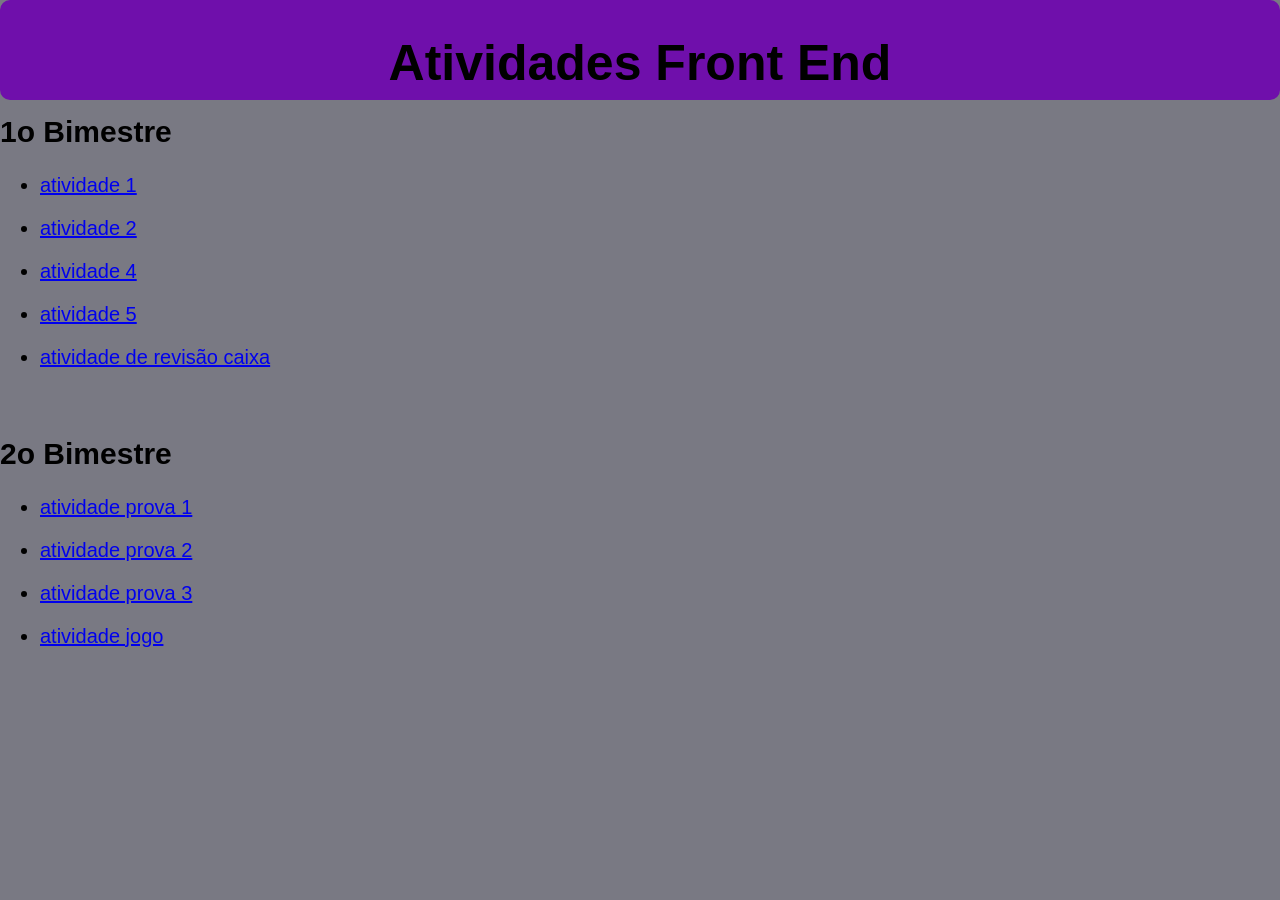
<file: index.html>
<!DOCTYPE html>
<html lang="pt-br">
<head>
    <meta charset="UTF-8">
    <meta name="viewport" content="width=device-width, initial-scale=1.0">
    <link rel="stylesheet" href="style.css">
    <title>Home</title>
</head>
<body>
    <div style="background-color: rgb(111, 15, 171); position: fixed; width: 100%; top: 0; align-items: center; justify-content: center; height: 100px; border-radius: 10px;">
        <h1>Atividades Front End</h1>
    </div><br><br><br><br><br>
    <div class="atvs">
        <h2>1o Bimestre</h2>
        <ul>
            <li><a href="atv1/index.html"><p>atividade 1</p></a></li>
            <li><a href="atv2/index.html"><p>atividade 2</p></a></li>
            <li><a href="atv4/atividade.html"><p>atividade 4</p></a></li>
            <li><a href="atv5/atividade.html"><p>atividade 5</p></a></li>
            <li><a href="site caixa/index.html"><p>atividade de revisão caixa</p></a></li>
        </ul>
        <br>
        <h2>2o Bimestre</h2>
        <ul>
            <li><a href="site prova1/index.html"><p>atividade prova 1</p></a></li>
            <li><a href="site prova2/index.html"><p>atividade prova 2</p></a></li>
            <li><a href="site prova3/index.html"><p>atividade prova 3</p></a></li>
            <li><a href="atv jogo/index.html"><p>atividade jogo</p></a></li>
        </ul>
    </div>
</body>
</html>
</file>
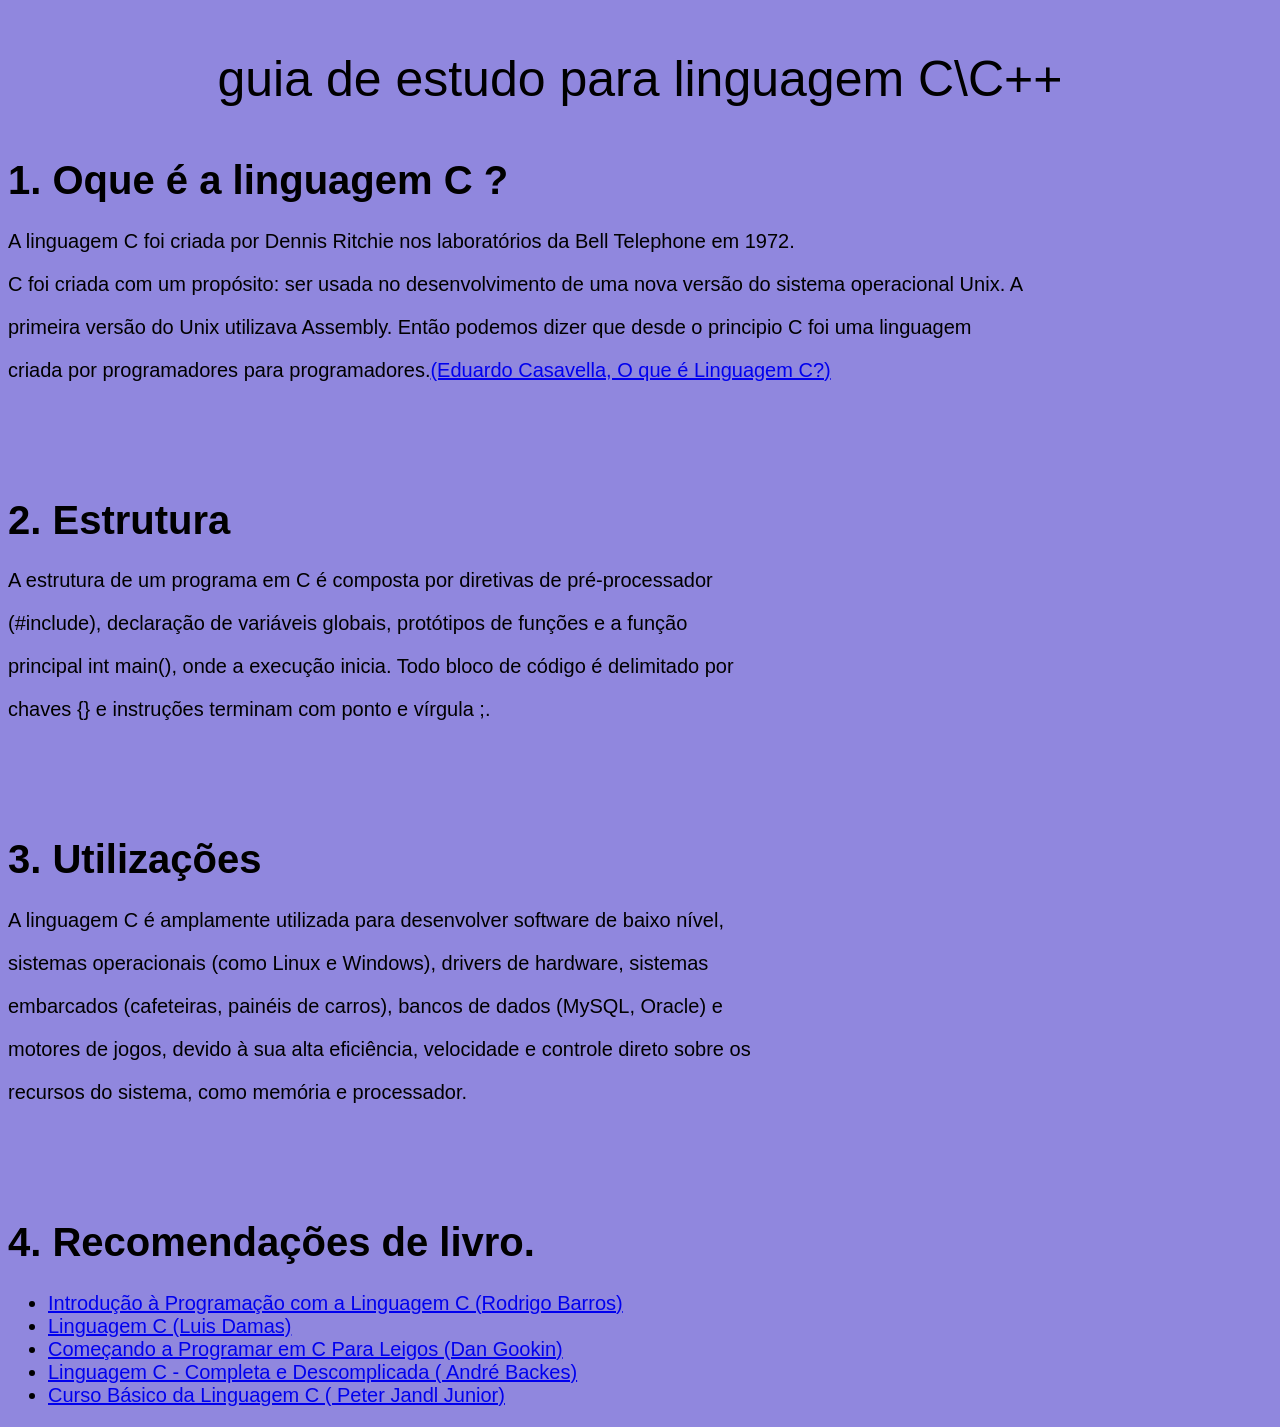
<file: atv2/index.html>
<!DOCTYPE html>
<html lang="en">
<head>
    <meta charset="UTF-8">
    <meta name="viewport" content="width=device-width, initial-scale=1.0">
    <title>Linguagem C</title>
    <style>
        body{
            background-color: rgb(144, 135, 222);
        }
        .cabeca{
            font-size: 50px;
            font-family: Arial, Helvetica, sans-serif;
            text-align: center;
        }
        .corpo{
            font-size: 20px;
            font-family: Arial, Helvetica, sans-serif;
        }
    </style>
</head>
<body>
    <div class="cabeca">
        <p>guia de estudo para linguagem C\C++</p>
    </div>
    <div class="corpo">
        <h1>1. Oque é a linguagem C ?</h1>
        <p>A linguagem C foi criada por Dennis Ritchie nos laboratórios da Bell Telephone em 1972.</p>
        <p>C foi criada com um propósito: ser usada no desenvolvimento de uma nova versão do sistema operacional Unix. A</p>
        <p>primeira versão do Unix utilizava Assembly. Então podemos dizer que desde o principio C foi uma linguagem</p>
        <p>criada por programadores para programadores.<a href="https://linguagemc.com.br/o-que-e-linguagem-c/" title="Eduardo Casavella, O que é Linguagem C?">(Eduardo Casavella, O que é Linguagem C?)</a>
        </p><br><br><br>
        <h1>2. Estrutura</h1>
        <p>A estrutura de um programa em C é composta por diretivas de pré-processador</p>
        <p>(#include), declaração de variáveis globais, protótipos de funções e a função</p>
        <p>principal int main(), onde a execução inicia. Todo bloco de código é delimitado por</p>
        <p>chaves {} e instruções terminam com ponto e vírgula ;.</p><br><br><br>
        <h1>3. Utilizações</h1>
        <p>A linguagem C é amplamente utilizada para desenvolver software de baixo nível,</p>
        <p>sistemas operacionais (como Linux e Windows), drivers de hardware, sistemas</p>
        <p>embarcados (cafeteiras, painéis de carros), bancos de dados (MySQL, Oracle) e</p>
        <p>motores de jogos, devido à sua alta eficiência, velocidade e controle direto sobre os</p>
        <p>recursos do sistema, como memória e processador.</p><br><br><br>
        <h1>4. Recomendações de livro. </h1>
        <ul>
            <li><a href="https://www.amazon.com.br/Introdu%C3%A7%C3%A3o-Programa%C3%A7%C3%A3o-com-Linguagem-Problemas/dp/8575224859/ref=sr_1_2?dib=eyJ2IjoiMSJ9.[base64].pda45Uwlqy6_Xg_sQ4jNFZu4wgPV9WAPnhaaex0fAd4&dib_tag=se&keywords=programa%C3%A7%C3%A3o+c&qid=1772479785&s=books&sr=1-2">Introdução à Programação com a Linguagem C (Rodrigo Barros)</a></li>
            <li><a href="https://www.amazon.com.br/Linguagem-C-Lu%C3%ADs-Damas/dp/8521615191">Linguagem C (Luis Damas)</a></li>
            <li><a href="https://www.amazon.com.br/Come%C3%A7ando-programar-para-leigos-Gookin/dp/8576089750/ref=sr_1_4?adgrpid=179316437644&dib=eyJ2IjoiMSJ9.[base64].kGUumrq0L12ACfoMdFb3j44w7vwr6UZr1-M-rD2Y7OQ&dib_tag=se&gad_source=1&hvadid=744697140159&hvdev=c&hvlocphy=9102198&hvnetw=g&hvqmt=e&hvrand=16740824784357897973&hvtargid=kwd-388890860841&hydadcr=5758_13215217&keywords=c+completo+e+total&mcid=a959576442a33ed1a74a7f6255f6e0ef&qid=1772480118&sr=8-4">Começando a Programar em C Para Leigos (Dan Gookin)</a></li>
            <li><a href="https://www.amazon.com.br/Linguagem-Completa-descomplicada-Andr%C3%A9-Backes-ebook/dp/B07K27L496/ref=sr_1_5?dib=eyJ2IjoiMSJ9.[base64].pda45Uwlqy6_Xg_sQ4jNFZu4wgPV9WAPnhaaex0fAd4&dib_tag=se&keywords=programa%C3%A7%C3%A3o+c&qid=1772480230&s=books&sr=1-5">Linguagem C - Completa e Descomplicada ( André Backes)</a></li>
            <li><a href="https://www.amazon.com.br/Curso-B%C3%A1sico-Linguagem-Peter-Junior/dp/8575227327/ref=sr_1_17?dib=eyJ2IjoiMSJ9.[base64].pda45Uwlqy6_Xg_sQ4jNFZu4wgPV9WAPnhaaex0fAd4&dib_tag=se&keywords=programa%C3%A7%C3%A3o+c&qid=1772480230&s=books&sr=1-17">Curso Básico da Linguagem C ( Peter Jandl Junior)</a></li>
        </ul>
    </div>
</body>
</html>
</file>
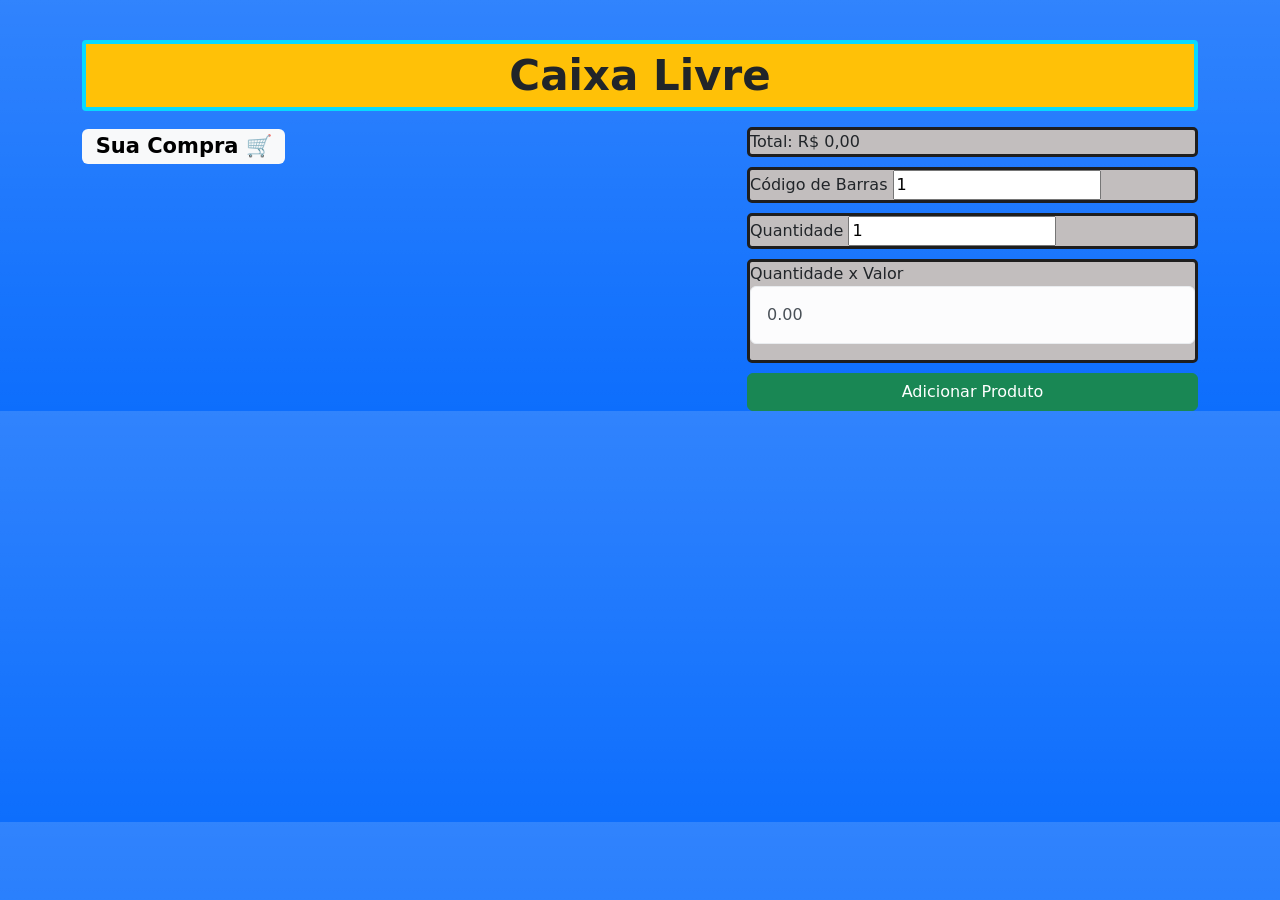
<file: site caixa/index.html>
<!DOCTYPE html>
<html lang="pt-br">
<head>

    <meta charset="UTF-8">
    <title> CAIXA LIVRE</title>
    <link href="https://cdn.jsdelivr.net/npm/bootstrap@5.3.8/dist/css/bootstrap.min.css" rel="stylesheet" integrity="sha384-sRIl4kxILFvY47J16cr9ZwB07vP4J8+LH7qKQnuqkuIAvNWLzeN8tE5YBujZqJLB" crossorigin="anonymous">
    <script src="https://cdn.jsdelivr.net/npm/bootstrap@5.3.8/dist/js/bootstrap.bundle.min.js" integrity="sha384-FKyoEForCGlyvwx9Hj09JcYn3nv7wiPVlz7YYwJrWVcXK/BmnVDxM+D2scQbITxI" crossorigin="anonymous"></script>
    <style>
        .topo{  /*Acessando uma classe*/
            background-color: #ffc107;
            text-align: center;
            font-size: 42px;
            font-weight: bold;
            border: 4px solid #07daff;
            border-radius: 4px;
        }
        .painel{
            background: #c2bebe;
            padding: 10;
            margin-bottom: 10px;
            border: 3px solid #1e1e1e;
            border-radius: 5px;

        }
    </style>



</head>

<body class="bg-primary bg-gradient">
    <div id="Alert"><br></div>

    <div class="container mt-3">

        <div class="topo">Caixa Livre</div>

        <div class="row mt-3">

            <div class="col-md-7">
                <h3 class="text-white"><span class="badge text-bg-light"> Sua Compra 🛒</span></h3>
                <ul id="lista" class="list-group lista"></ul>
            </div>

            <div class="col-md-5">

                <div class="painel">Total: R$ <span id="total">0,00</span> </div>

                <div class="painel">
                    <label>Código de Barras</label>
                    <input type="text" id="cod" class="from-control" value="1">
                </div>

                <div class="painel">
                    <label>Quantidade</label>
                    <input type="number" id="qtd" class="from-control" value="1">
                </div>

                <div class="painel">
                    <label> Quantidade x Valor</label>
                    <div class="alert alert-light" role="alert"><span id="qtdXun">0.00</span></div>
                </div>
                <button class="btn btn-success w-100" onclick="addProduto()">Adicionar Produto</button>

            </div>
        </div>
    </div>
</body>
</file>
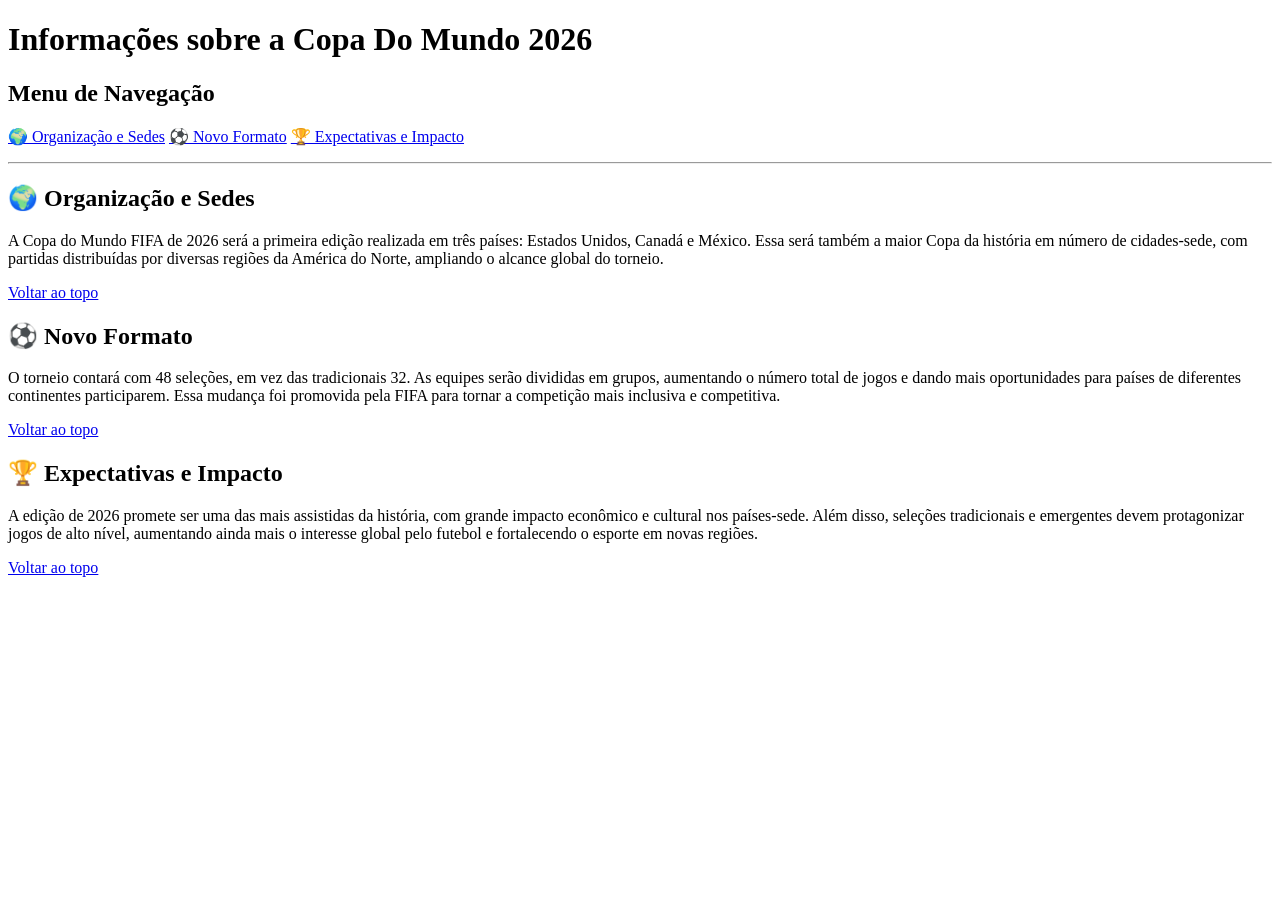
<file: site prova/index.html>
<!DOCTYPE html>
<html lang="pt-BR">
<head>
    <meta charset="UTF-8">
    <meta name="viewport" content="width=device-width, initial-scale=1.0">
    <title>Informações sobre a Copa Do Mundo 2026</title>
</head>
<body>

    <header>
        <h1>Informações sobre a Copa Do Mundo 2026</h1>
    </header>

    <nav>
        <h2>Menu de Navegação</h2>
        <p>
            <a href="#organizacao">🌍 Organização e Sedes</a>  
            <a href="#formato">⚽ Novo Formato</a>  
            <a href="#expectativas">🏆 Expectativas e Impacto</a>
        </p>
    </nav>

    <hr>

    <section id="organizacao">
        <h2>🌍 Organização e Sedes</h2>
        <p>A Copa do Mundo FIFA de 2026 será a primeira edição realizada em três países: Estados Unidos, Canadá e México. Essa será também a maior Copa da história em número de cidades-sede, com partidas distribuídas por diversas regiões da América do Norte, ampliando o alcance global do torneio.</p>
        <p><a href="#">Voltar ao topo</a></p>
    </section>

    <section id="formato">
        <h2>⚽ Novo Formato</h2>
        <p>O torneio contará com 48 seleções, em vez das tradicionais 32. As equipes serão divididas em grupos, aumentando o número total de jogos e dando mais oportunidades para países de diferentes continentes participarem. Essa mudança foi promovida pela FIFA para tornar a competição mais inclusiva e competitiva.</p>
        <p><a href="#">Voltar ao topo</a></p>
    </section>

    <section id="expectativas">
        <h2>🏆 Expectativas e Impacto</h2>
        <p>A edição de 2026 promete ser uma das mais assistidas da história, com grande impacto econômico e cultural nos países-sede. Além disso, seleções tradicionais e emergentes devem protagonizar jogos de alto nível, aumentando ainda mais o interesse global pelo futebol e fortalecendo o esporte em novas regiões.</p>
        <p><a href="#">Voltar ao topo</a></p>
    </section>

</body>
</html>
</file>
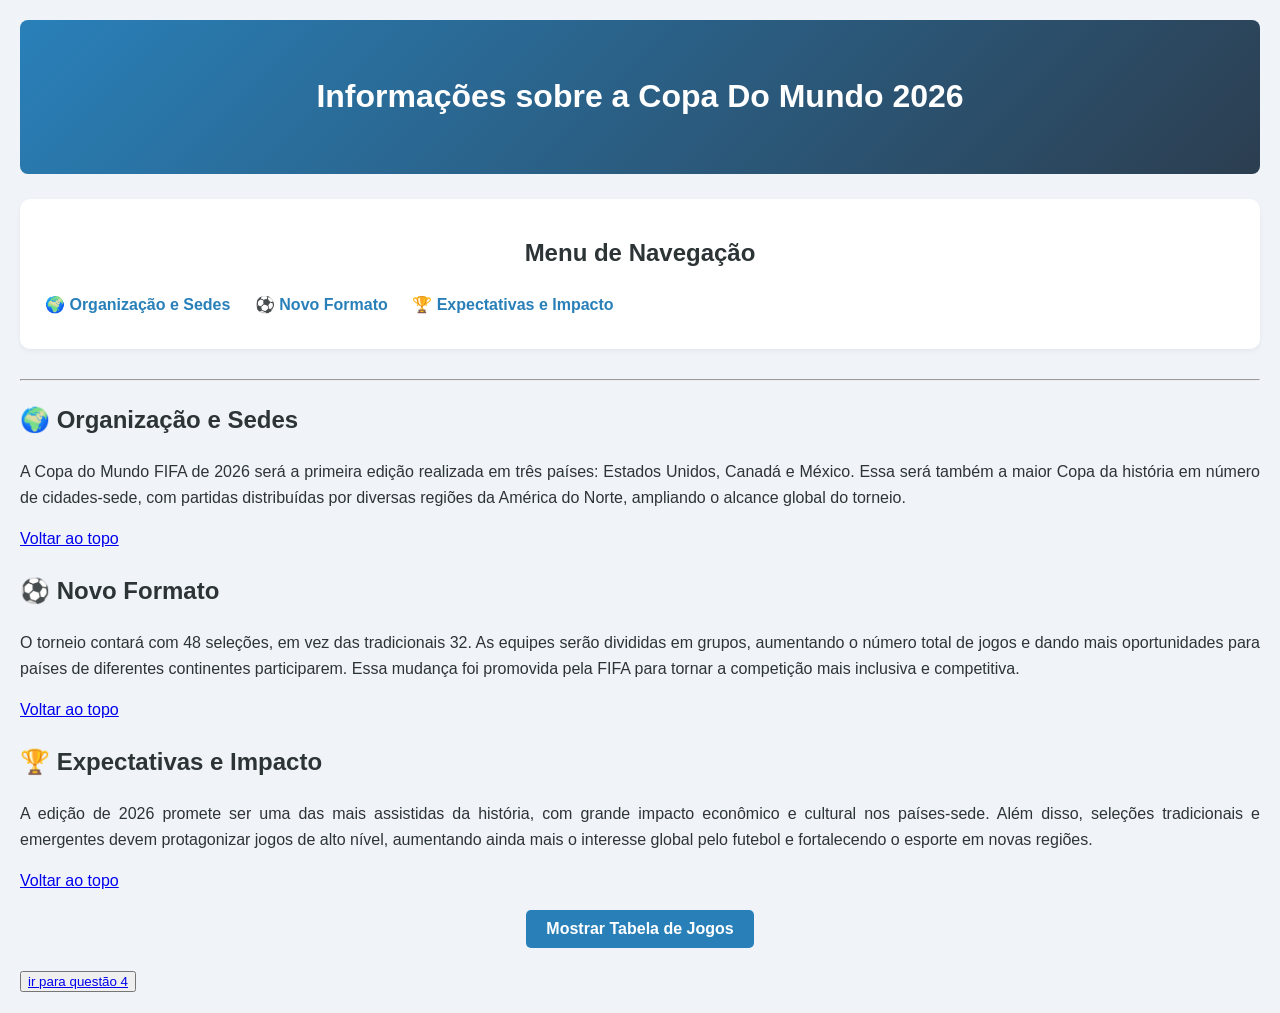
<file: site prova1/index.html>
<!DOCTYPE html>
<html lang="pt-BR">
<head>
    <meta charset="UTF-8">
    <meta name="viewport" content="width=device-width, initial-scale=1.0">
    <title>Informações sobre a Copa Do Mundo 2026</title>
    <link rel="stylesheet" href="style.css">
</head>
<body>

    <header>
        <h1>Informações sobre a Copa Do Mundo 2026</h1>
    </header>

    <nav>
        <h2>Menu de Navegação</h2>
        <p>
            <a href="#organizacao">🌍 Organização e Sedes</a>  
            <a href="#formato">⚽ Novo Formato</a>  
            <a href="#expectativas">🏆 Expectativas e Impacto</a>
        </p>
    </nav>

    <hr>

    <section id="organizacao">
        <h2>🌍 Organização e Sedes</h2>
        <p>A Copa do Mundo FIFA de 2026 será a primeira edição realizada em três países: Estados Unidos, Canadá e México. Essa será também a maior Copa da história em número de cidades-sede, com partidas distribuídas por diversas regiões da América do Norte, ampliando o alcance global do torneio.</p>
        <p><a href="#">Voltar ao topo</a></p>
    </section>

    <section id="formato">
        <h2>⚽ Novo Formato</h2>
        <p>O torneio contará com 48 seleções, em vez das tradicionais 32. As equipes serão divididas em grupos, aumentando o número total de jogos e dando mais oportunidades para países de diferentes continentes participarem. Essa mudança foi promovida pela FIFA para tornar a competição mais inclusiva e competitiva.</p>
        <p><a href="#">Voltar ao topo</a></p>
    </section>

    <section id="expectativas">
        <h2>🏆 Expectativas e Impacto</h2>
        <p>A edição de 2026 promete ser uma das mais assistidas da história, com grande impacto econômico e cultural nos países-sede. Além disso, seleções tradicionais e emergentes devem protagonizar jogos de alto nível, aumentando ainda mais o interesse global pelo futebol e fortalecendo o esporte em novas regiões.</p>
        <p><a href="#">Voltar ao topo</a></p>
    </section>
    <div style="text-align: center; margin-bottom: 20px;">
        <button id="btn-tabela" onclick="mostrarTabela()" style="padding: 10px 20px; font-size: 16px; background-color: #2980b9; color: white; border: none; border-radius: 5px; cursor: pointer; font-weight: bold;">
            Mostrar Tabela de Jogos
        </button>
    </div>
    <script src="script.js"></script>
    <button id="btn-tabela"><a href="questao_04.html">ir para questão 4</a></button>

</body>
</html>
</file>
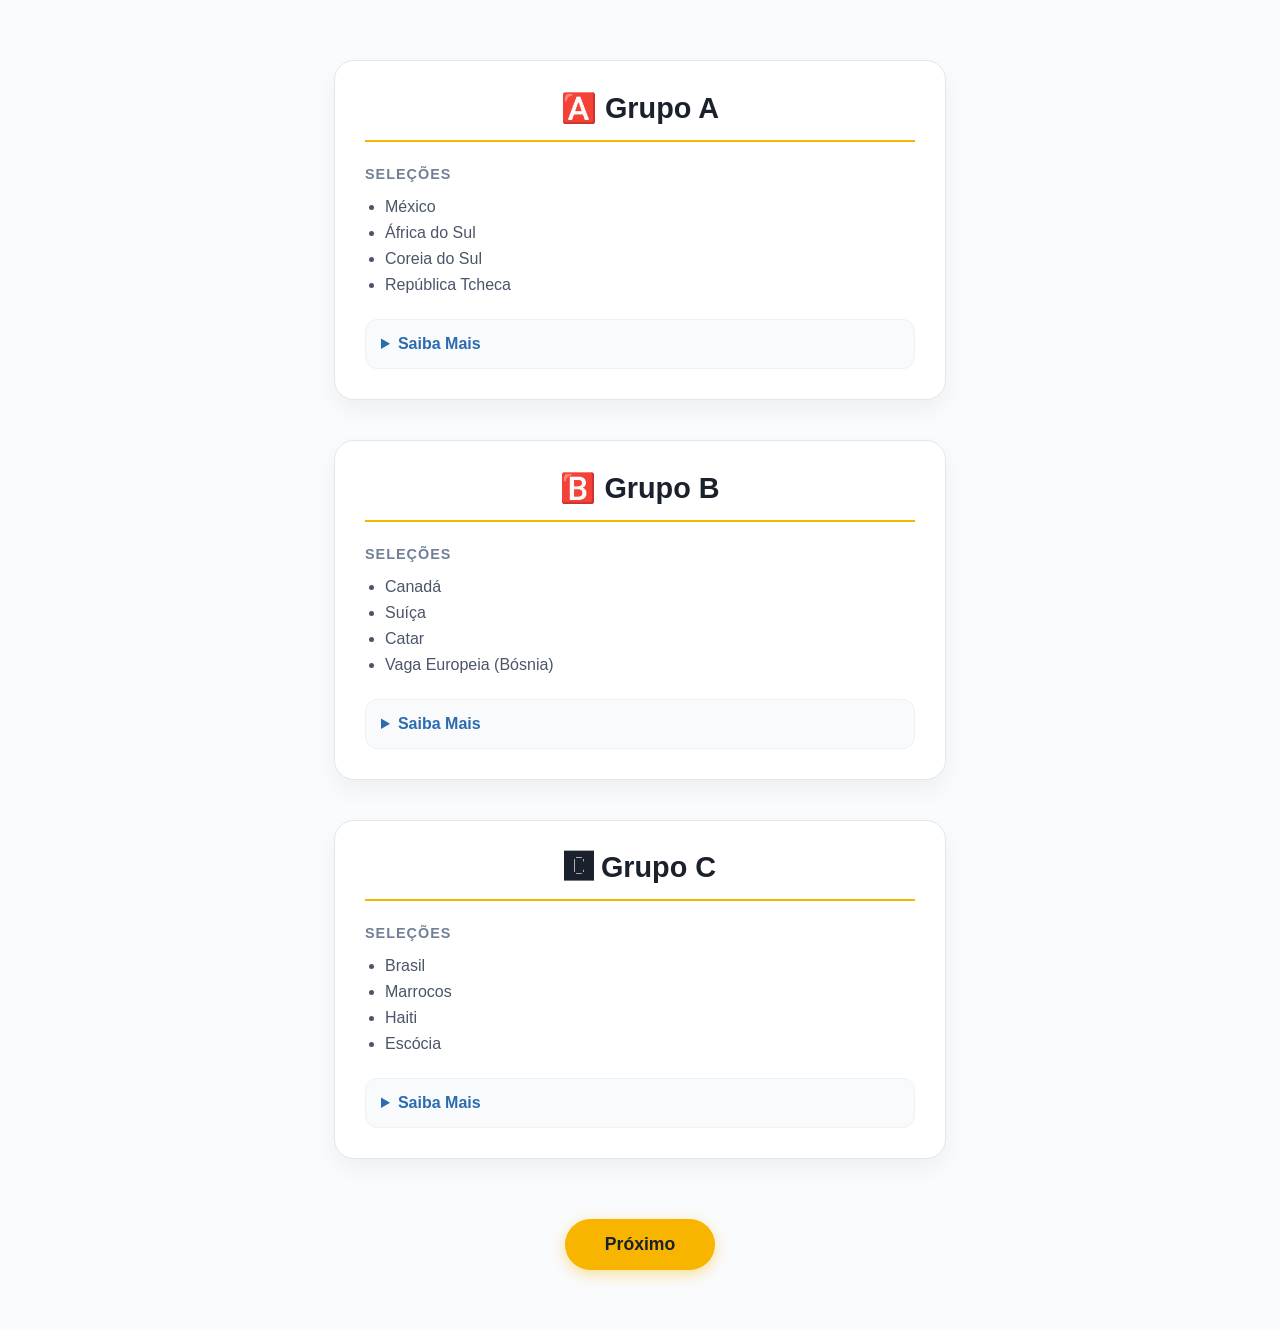
<file: site prova2/index.html>
<!DOCTYPE html>
<html lang="pt-br">
<head>
    <meta charset="UTF-8">
    <meta name="viewport" content="width=device-width, initial-scale=1.0">
    <link href="style.css" rel="stylesheet">
    <title>Grupos e Fatos</title>
</head>
<body>
    <div class="container">
        
        <div id="grupo-a" class="item-card">
            <section>
                <h3><strong>🅰️ Grupo A</strong></h3>
                <h5>Seleções</h5>
                <ul>
                    <li>México</li>
                    <li>África do Sul</li>
                    <li>Coreia do Sul</li>
                    <li>República Tcheca</li>
                </ul>
                <details>
                    <summary>Saiba Mais</summary>
                    <p><strong>Fatos: </strong> O jogo de abertura será México x África do Sul. Confrontos entre Coreia do Sul e seleções europeias já ocorreram em várias Copas, com histórico equilibrado.</p>
                </details>
            </section>
        </div>

        <div id="grupo-b" class="item-card">
            <section>  
                <h3><strong>🅱️ Grupo B</strong></h3>
                <h5>Seleções</h5>
                <ul>
                    <li>Canadá</li>  
                    <li>Suíça</li>
                    <li>Catar</li>
                    <li>Vaga Europeia (Bósnia)</li>
                </ul>
                <details>
                    <summary>Saiba Mais</summary>
                    <p><strong>Fatos: </strong> O Canadá joga em casa, fator importante de desempenho. Catar e Suíça já se enfrentaram recentemente em amistosos internacionais.</p>
                </details>
            </section>
        </div>

        <div id="grupo-c" class="item-card">
            <section>  
                <h3><strong>🅲 Grupo C</strong></h3>
                <h5>Seleções</h5>
                <ul>
                    <li>Brasil</li>  
                    <li>Marrocos</li>
                    <li>Haiti</li>
                    <li>Escócia</li>
                </ul>
                <details>
                    <summary>Saiba Mais</summary>
                    <p><strong>Fatos: </strong> Brasil, Marrocos e Escócia já dividiram grupo em 1998. Brasil nunca perdeu para a Escócia em Copas.</p>
                </details>
            </section>
        </div>

        <button id="btn-proximo" onclick="mudarGrupos()">Próximo</button>
    </div> 
    <script src="script2.js"></script>
</body>
</html>
</file>
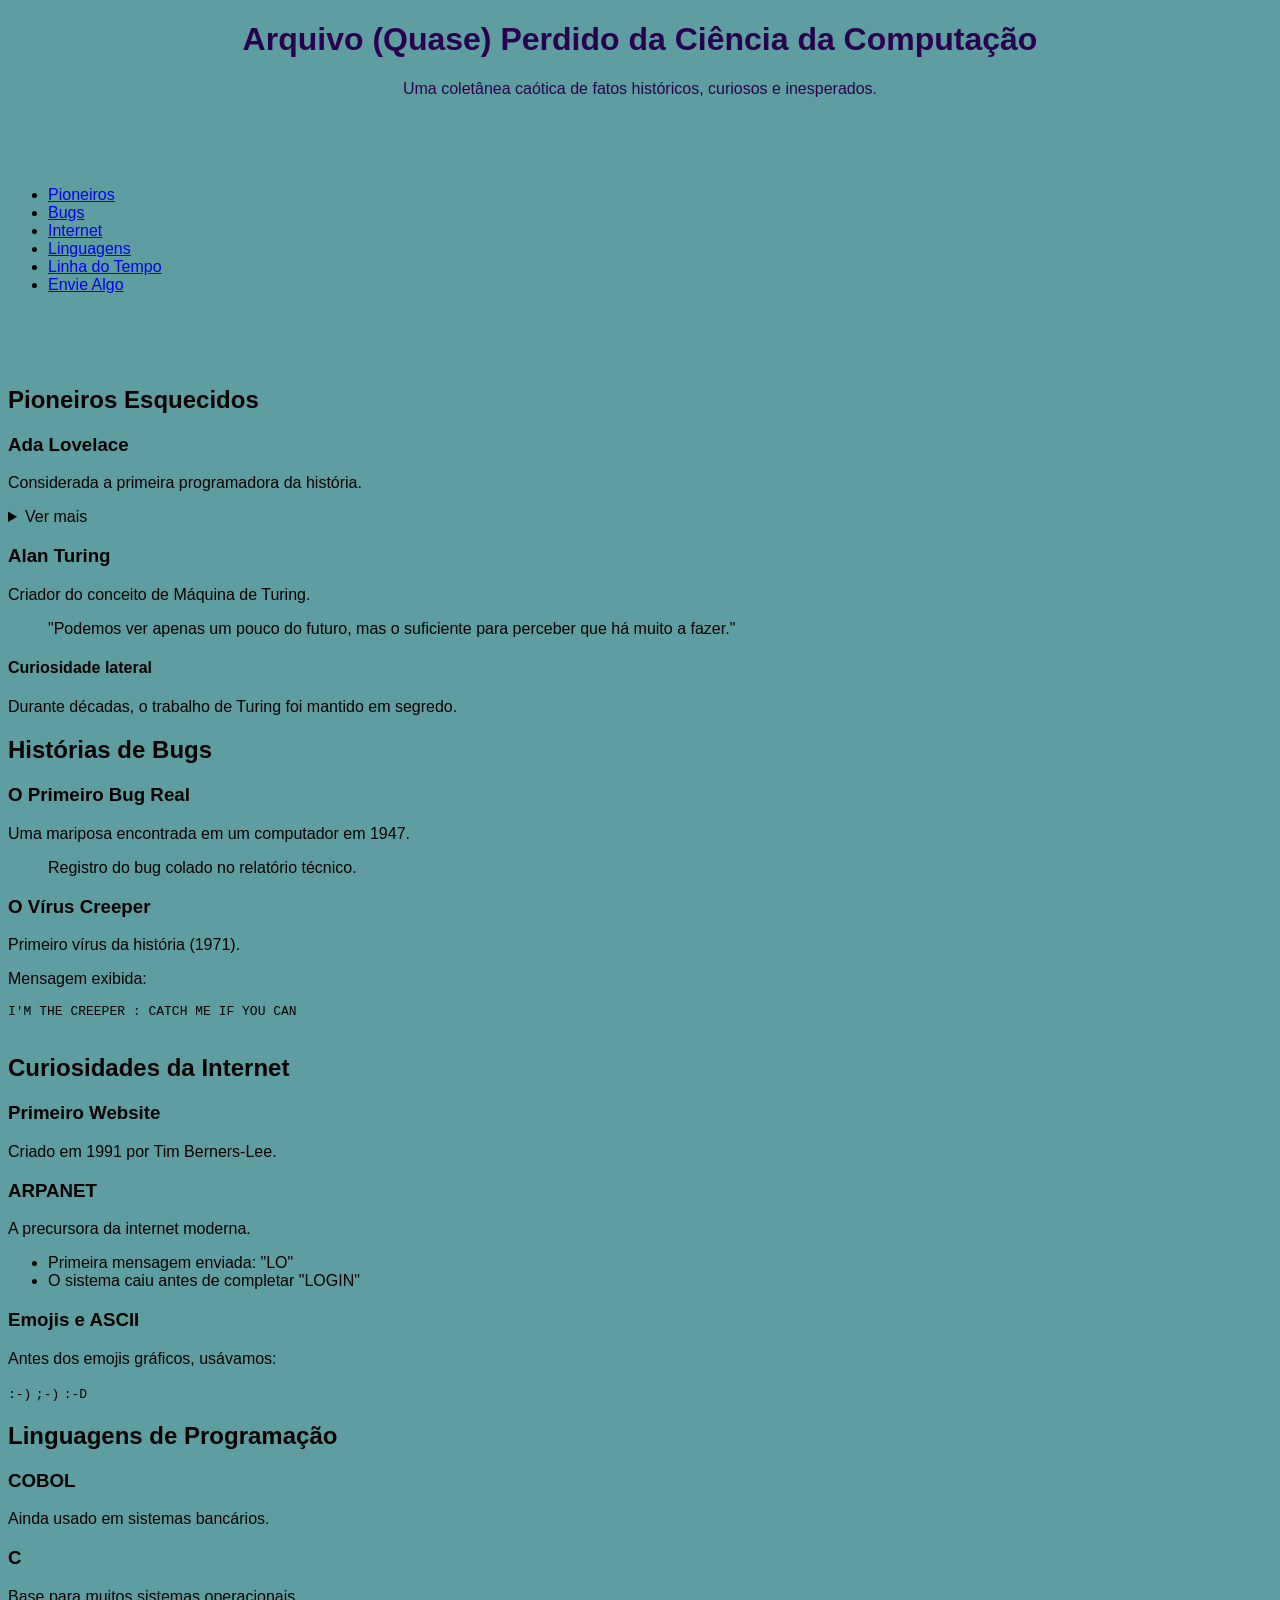
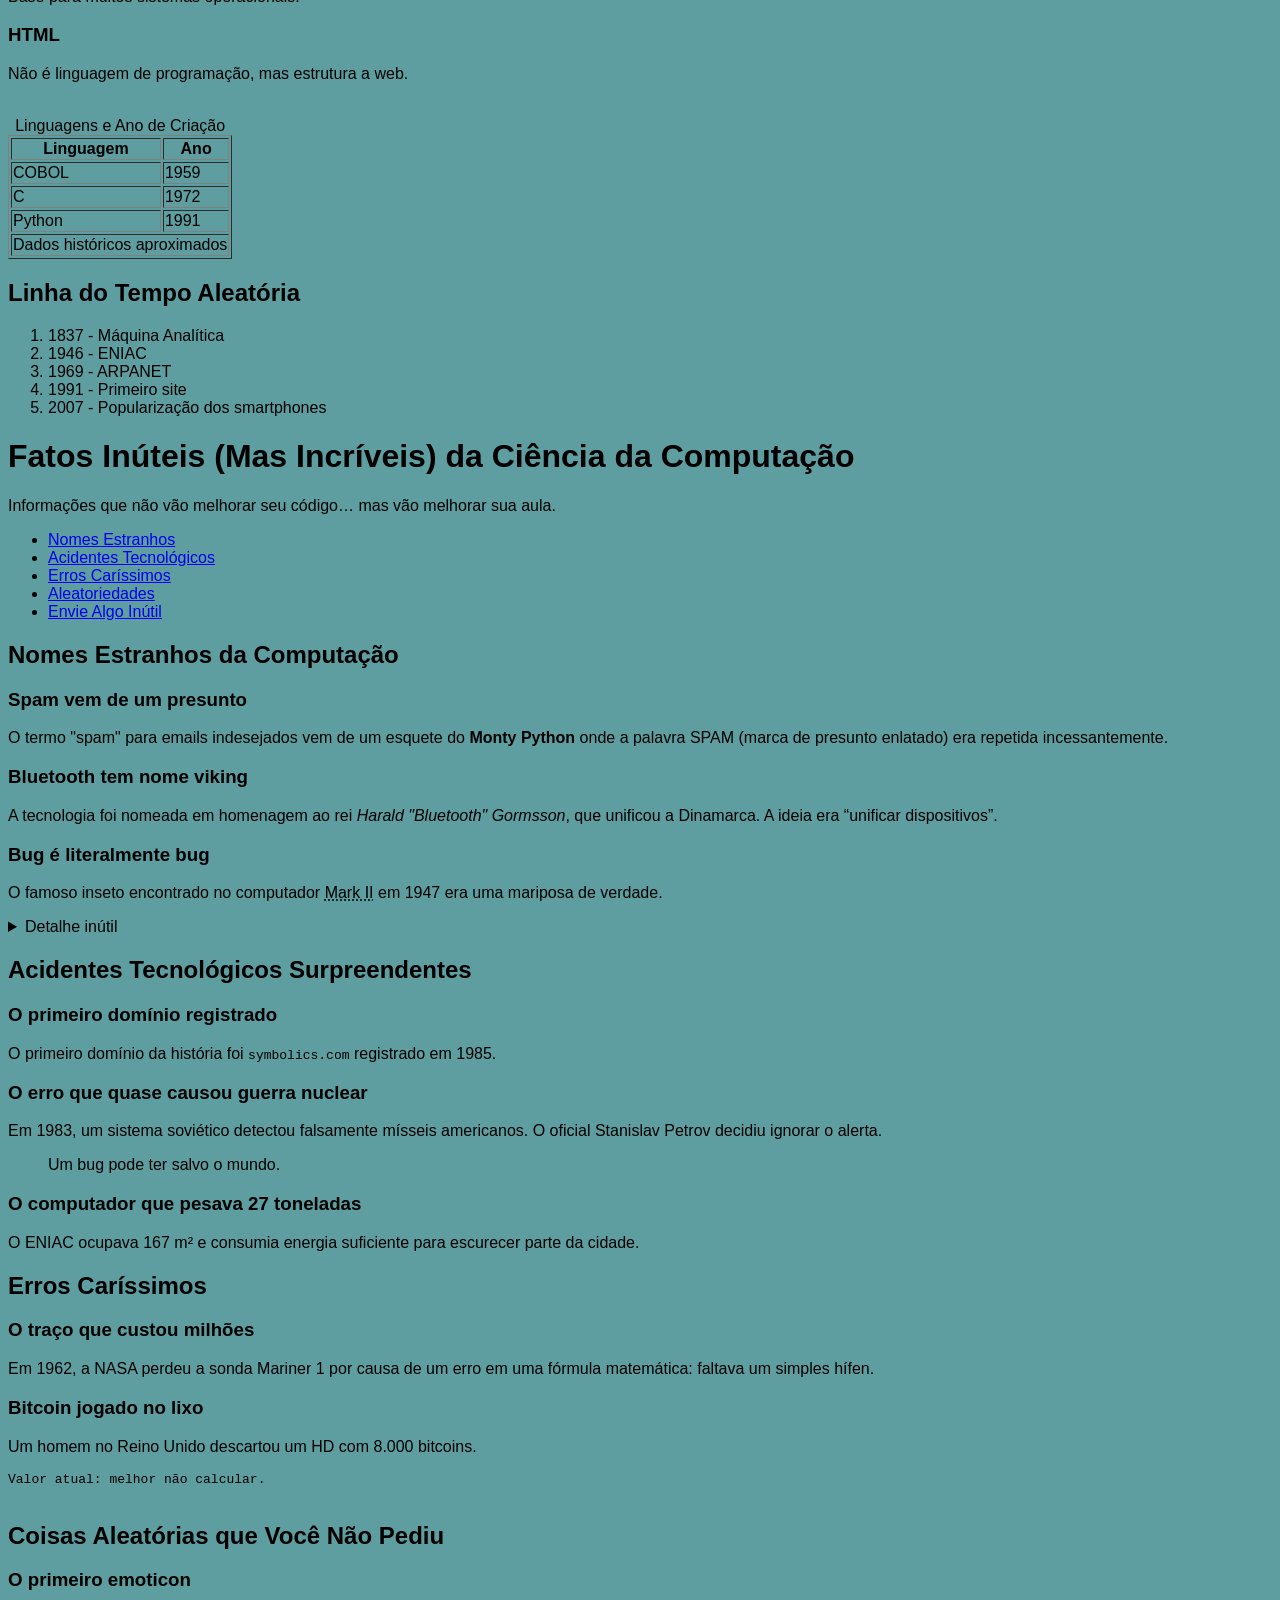
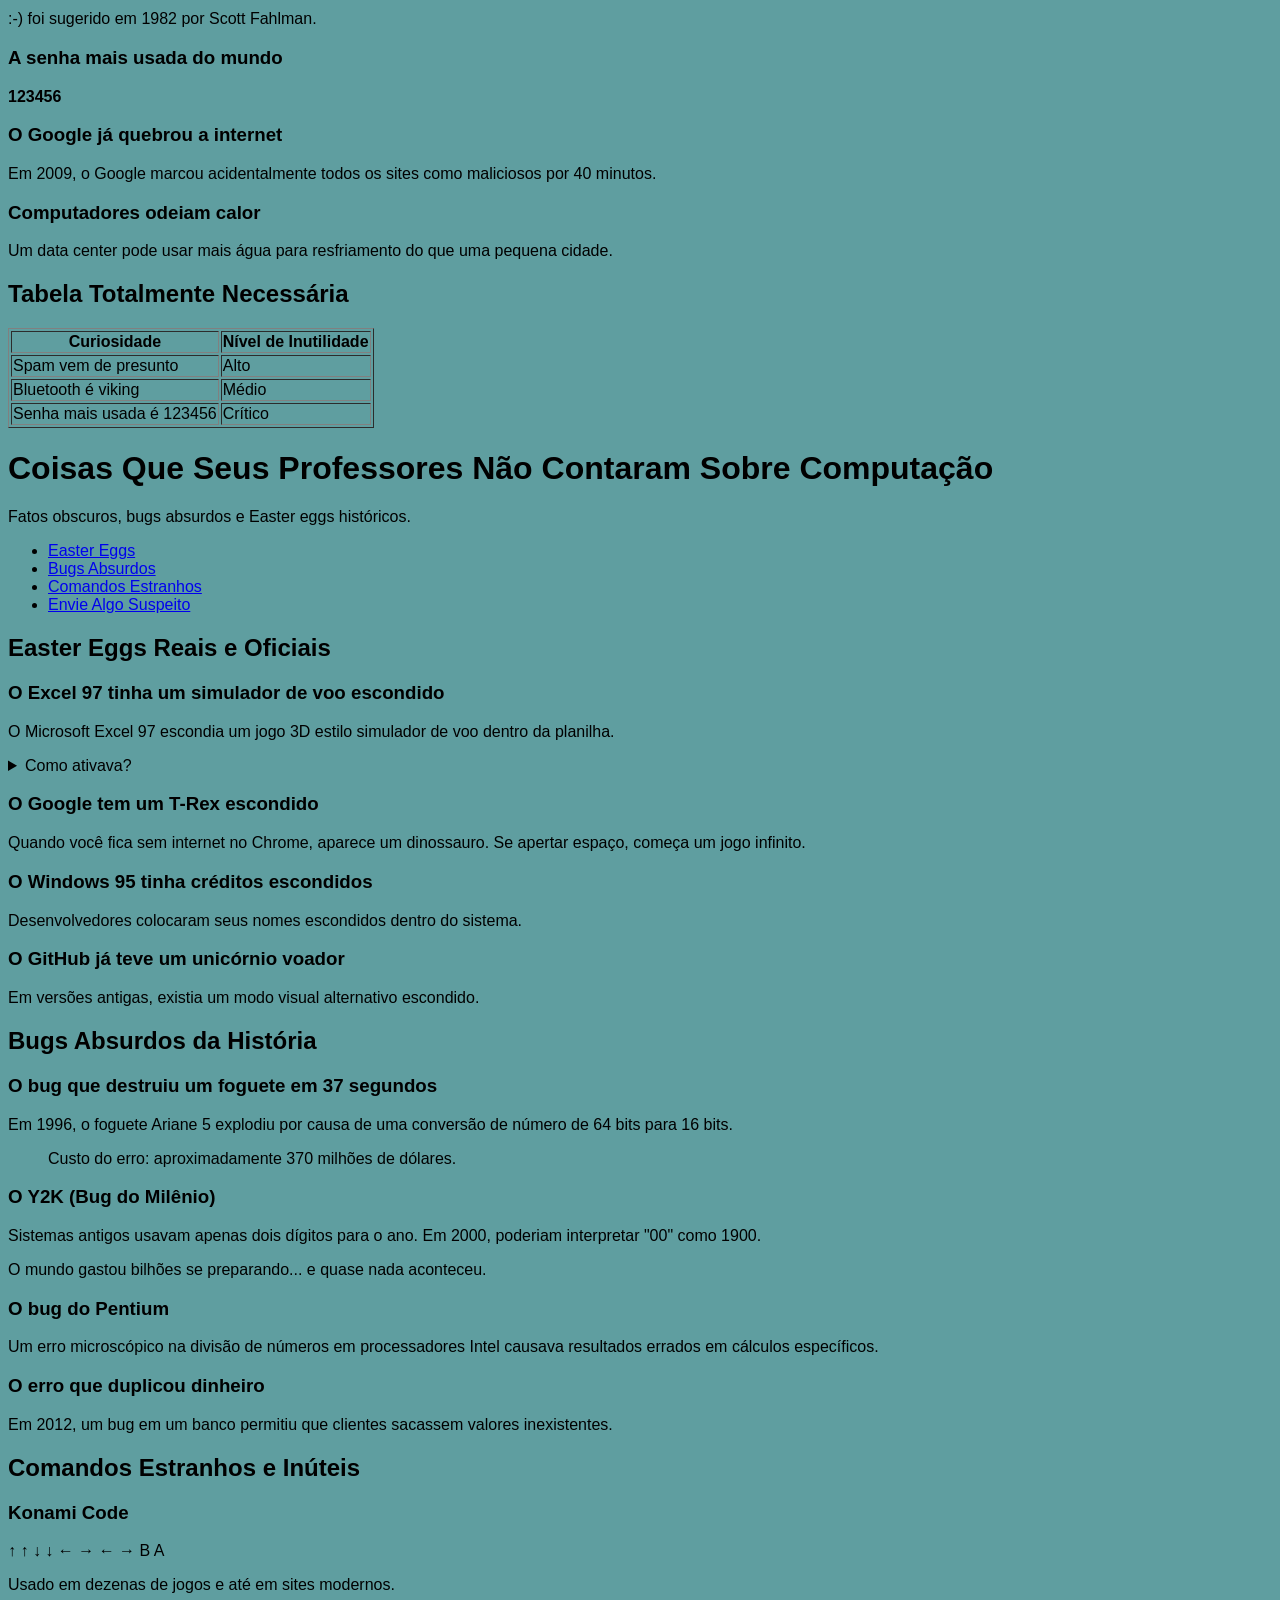
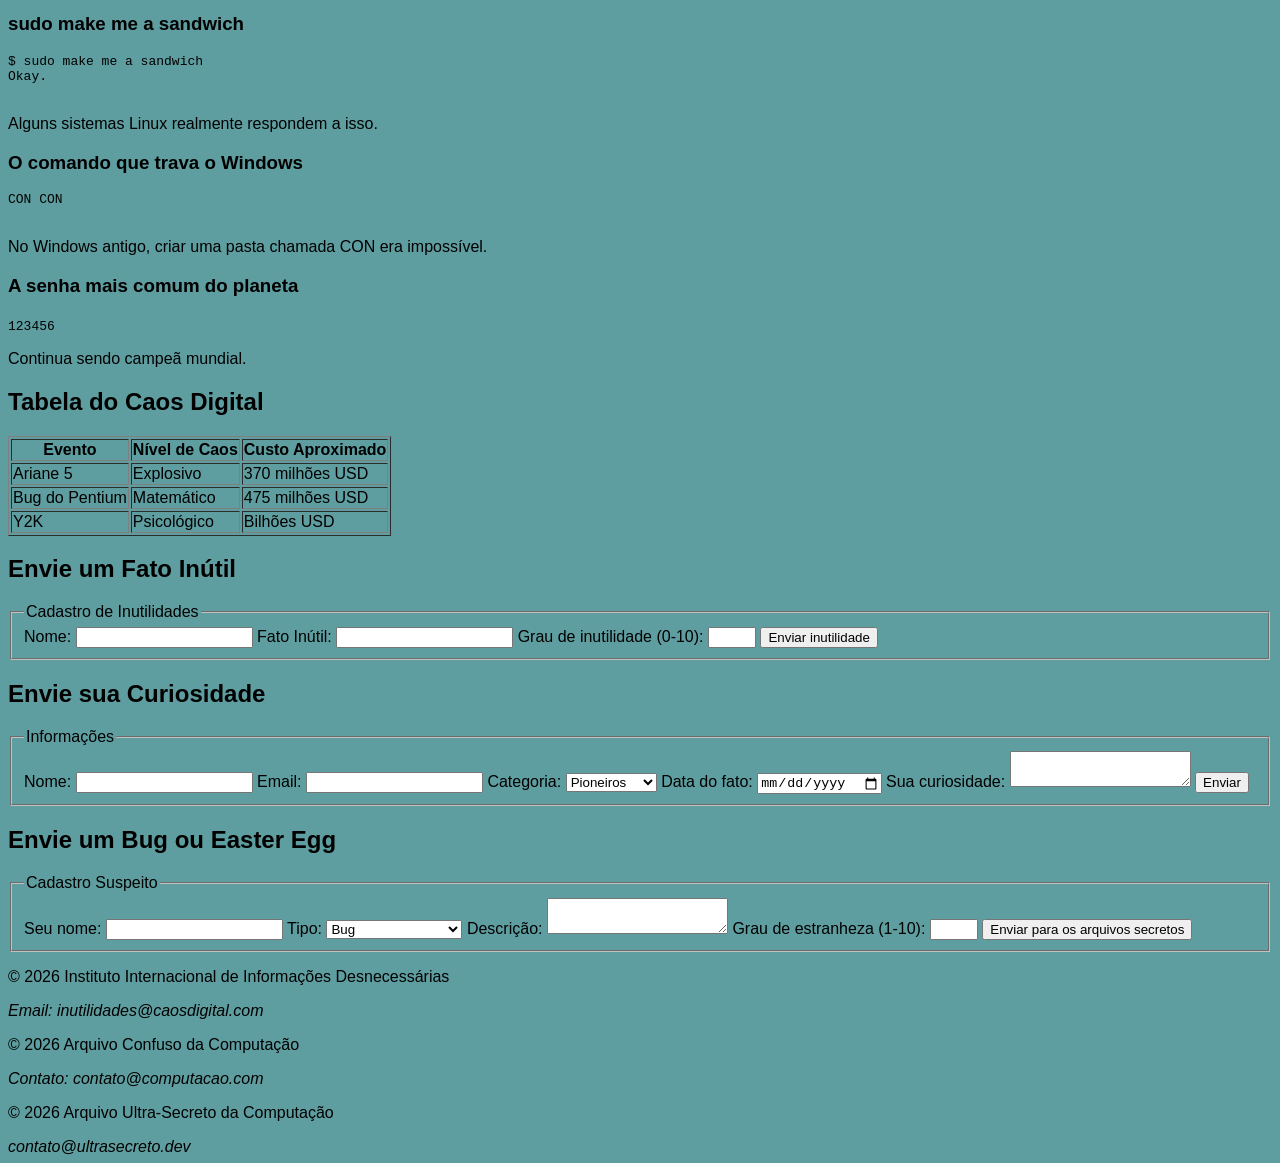
<file: atv3/atividade.html>
<!DOCTYPE html>
<html lang="pt-br">
<head>
    <meta charset="UTF-8">
    <meta name="description" content="Curiosidades e fatos históricos da Ciência da Computação">
    <meta name="author" content="Portal Computação">
    <meta name="viewport" content="width=device-width, initial-scale=1.0">
    <title>Arquivo Confuso da Computação</title>
    <link rel="stylesheet" href="estilo.css">

</head>

<body>

<div id="pagina">

    <header id="topo">
        <h1>Arquivo (Quase) Perdido da Ciência da Computação</h1>
        <p>Uma coletânea caótica de fatos históricos, curiosos e inesperados.</p>
    </header>

    <nav id="menu-principal">
        <ul>
            <br><br><br><br>
            <li><a href="#pioneiros">Pioneiros</a></li>
            <li><a href="#bugs">Bugs</a></li>
            <li><a href="#internet">Internet</a></li>
            <li><a href="#linguagens">Linguagens</a></li>
            <li><a href="#linha-do-tempo">Linha do Tempo</a></li>
            <li><a href="#formulario">Envie Algo</a></li>
            <br><br><br><br>
        </ul>
    </nav>

    <main>

        <section id="pioneiros">
            <h2>Pioneiros Esquecidos</h2>

            <article>
                <h3>Ada Lovelace</h3>
                <p>Considerada a primeira programadora da história.</p>
                <details>
                    <summary>Ver mais</summary>
                    <p>Ela escreveu um algoritmo para a Máquina Analítica no século XIX.</p>
                </details>
            </article>

            <article>
                <h3>Alan Turing</h3>
                <p>Criador do conceito de Máquina de Turing.</p>
                <blockquote>
                    "Podemos ver apenas um pouco do futuro, mas o suficiente para perceber que há muito a fazer."
                </blockquote>
            </article>

            <aside>
                <h4>Curiosidade lateral</h4>
                <p>Durante décadas, o trabalho de Turing foi mantido em segredo.</p>
            </aside>
        </section>

        <section id="bugs">
            <h2>Histórias de Bugs</h2>

            <article>
                <h3>O Primeiro Bug Real</h3>
                <p>Uma mariposa encontrada em um computador em 1947.</p>
                <figure>
                    <figcaption>Registro do bug colado no relatório técnico.</figcaption>
                </figure>
            </article>

            <article>
                <h3>O Vírus Creeper</h3>
                <p>Primeiro vírus da história (1971).</p>
                <p>Mensagem exibida:</p>
                <pre>
I'M THE CREEPER : CATCH ME IF YOU CAN
                </pre>
            </article>
        </section>

        <section id="internet">
            <h2>Curiosidades da Internet</h2>

            <article>
                <h3>Primeiro Website</h3>
                <p>Criado em 1991 por Tim Berners-Lee.</p>
            </article>

            <article>
                <h3>ARPANET</h3>
                <p>A precursora da internet moderna.</p>
                <ul>
                    <li>Primeira mensagem enviada: "LO"</li>
                    <li>O sistema caiu antes de completar "LOGIN"</li>
                </ul>
            </article>

            <article>
                <h3>Emojis e ASCII</h3>
                <p>Antes dos emojis gráficos, usávamos:</p>
                <code>:-)</code>
                <code>;-)</code>
                <code>:-D</code>
            </article>
        </section>

        <section id="linguagens">
            <h2>Linguagens de Programação</h2>

            <article>
                <h3>COBOL</h3>
                <p>Ainda usado em sistemas bancários.</p>
            </article>

            <article>
                <h3>C</h3>
                <p>Base para muitos sistemas operacionais.</p>
            </article>

            <article>
                <h3>HTML</h3>
                <p>Não é linguagem de programação, mas estrutura a web.</p>
            </article>

            <div>
                <table border="1">
                    <caption>Linguagens e Ano de Criação</caption>
                    <thead>
                        <tr>
                            <br>
                            <th>Linguagem</th>
                            <th>Ano</th>
                        </tr>
                    </thead>
                    <tbody>
                        <tr>
                            <td>COBOL</td>
                            <td>1959</td>
                        </tr>
                        <tr>
                            <td>C</td>
                            <td>1972</td>
                        </tr>
                        <tr>
                            <td>Python</td>
                            <td>1991</td>
                        </tr>
                    </tbody>
                    <tfoot>
                        <tr>
                            <td colspan="2">Dados históricos aproximados</td>
                        </tr>
                    </tfoot>
                </table>
            </div>
        </section>

        <section id="linha-do-tempo">
            <h2>Linha do Tempo Aleatória</h2>

            <ol>
                <li>1837 - Máquina Analítica</li>
                <li>1946 - ENIAC</li>
                <li>1969 - ARPANET</li>
                <li>1991 - Primeiro site</li>
                <li>2007 - Popularização dos smartphones</li>
            </ol>
        </section>


</div>


<header>
    <h1>Fatos Inúteis (Mas Incríveis) da Ciência da Computação</h1>
    <p>Informações que não vão melhorar seu código… mas vão melhorar sua aula.</p>
</header>

<nav>
    <ul>
        <li><a href="#nomes">Nomes Estranhos</a></li>
        <li><a href="#acidentes">Acidentes Tecnológicos</a></li>
        <li><a href="#dinheiro">Erros Caríssimos</a></li>
        <li><a href="#aleatorio">Aleatoriedades</a></li>
        <li><a href="#form">Envie Algo Inútil</a></li>
    </ul>
</nav>



<section id="nomes">
    <h2>Nomes Estranhos da Computação</h2>

    <article>
        <h3>Spam vem de um presunto</h3>
        <p>
            O termo "spam" para emails indesejados vem de um esquete do 
            <strong>Monty Python</strong> onde a palavra SPAM (marca de presunto enlatado) 
            era repetida incessantemente.
        </p>
    </article>

    <article>
        <h3>Bluetooth tem nome viking</h3>
        <p>
            A tecnologia foi nomeada em homenagem ao rei 
            <em>Harald "Bluetooth" Gormsson</em>, que unificou a Dinamarca.
            A ideia era “unificar dispositivos”.
        </p>
    </article>

    <article>
        <h3>Bug é literalmente bug</h3>
        <p>
            O famoso inseto encontrado no computador 
            <abbr title="Harvard Mark II">Mark II</abbr> em 1947 
            era uma mariposa de verdade.
        </p>
        <details>
            <summary>Detalhe inútil</summary>
            <p>O inseto ainda está preservado em um museu.</p>
        </details>
    </article>

</section>


<section id="acidentes">

    <h2>Acidentes Tecnológicos Surpreendentes</h2>

    <article>
        <h3>O primeiro domínio registrado</h3>
        <p>
            O primeiro domínio da história foi 
            <code>symbolics.com</code> registrado em 1985.
        </p>
    </article>

    <article>
        <h3>O erro que quase causou guerra nuclear</h3>
        <p>
            Em 1983, um sistema soviético detectou falsamente mísseis americanos.
            O oficial Stanislav Petrov decidiu ignorar o alerta.
        </p>
        <blockquote>
            Um bug pode ter salvo o mundo.
        </blockquote>
    </article>

    <article>
        <h3>O computador que pesava 27 toneladas</h3>
        <p>
            O ENIAC ocupava 167 m² e consumia energia suficiente para escurecer parte da cidade.
        </p>
    </article>

</section>


<section id="dinheiro">

    <h2>Erros Caríssimos</h2>

    <article>
        <h3>O traço que custou milhões</h3>
        <p>
            Em 1962, a NASA perdeu a sonda Mariner 1 por causa de um erro em uma fórmula matemática:
            faltava um simples hífen.
        </p>
    </article>

    <article>
        <h3>Bitcoin jogado no lixo</h3>
        <p>
            Um homem no Reino Unido descartou um HD com 8.000 bitcoins.
        </p>
        <pre>
Valor atual: melhor não calcular.
        </pre>
    </article>

</section>


<section id="aleatorio">

    <h2>Coisas Aleatórias que Você Não Pediu</h2>

    <article>
        <h3>O primeiro emoticon</h3>
        <p>
            :-) foi sugerido em 1982 por Scott Fahlman.
        </p>
    </article>

    <article>
        <h3>A senha mais usada do mundo</h3>
        <p><strong>123456</strong></p>
    </article>

    <article>
        <h3>O Google já quebrou a internet</h3>
        <p>
            Em 2009, o Google marcou acidentalmente todos os sites como maliciosos por 40 minutos.
        </p>
    </article>

    <article>
        <h3>Computadores odeiam calor</h3>
        <p>
            Um data center pode usar mais água para resfriamento do que uma pequena cidade.
        </p>
    </article>

</section>


<section>

    <h2>Tabela Totalmente Necessária</h2>

    <table border="1">
        <tr>
            <th>Curiosidade</th>
            <th>Nível de Inutilidade</th>
        </tr>
        <tr>
            <td>Spam vem de presunto</td>
            <td>Alto</td>
        </tr>
        <tr>
            <td>Bluetooth é viking</td>
            <td>Médio</td>
        </tr>
        <tr>
            <td>Senha mais usada é 123456</td>
            <td>Crítico</td>
        </tr>
    </table>

</section>

<header>
    <h1>Coisas Que Seus Professores Não Contaram Sobre Computação</h1>
    <p>Fatos obscuros, bugs absurdos e Easter eggs históricos.</p>
</header>

<nav>
    <ul>
        <li><a href="#easter-eggs">Easter Eggs</a></li>
        <li><a href="#bugs-absurdos">Bugs Absurdos</a></li>
        <li><a href="#comandos-secretos">Comandos Estranhos</a></li>
        <li><a href="#formulario-secreto">Envie Algo Suspeito</a></li>
    </ul>
</nav>


<section id="easter-eggs">

    <h2>Easter Eggs Reais e Oficiais</h2>

    <article>
        <h3>O Excel 97 tinha um simulador de voo escondido</h3>
        <p>
            O Microsoft Excel 97 escondia um jogo 3D estilo simulador de voo 
            dentro da planilha.
        </p>
        <details>
            <summary>Como ativava?</summary>
            <p>Era preciso selecionar células específicas e usar combinações absurdas de teclado.</p>
        </details>
    </article>

    <article>
        <h3>O Google tem um T-Rex escondido</h3>
        <p>
            Quando você fica sem internet no Chrome, aparece um dinossauro.
            Se apertar espaço, começa um jogo infinito.
        </p>
    </article>

    <article>
        <h3>O Windows 95 tinha créditos escondidos</h3>
        <p>
            Desenvolvedores colocaram seus nomes escondidos dentro do sistema.
        </p>
    </article>

    <article>
        <h3>O GitHub já teve um unicórnio voador</h3>
        <p>
            Em versões antigas, existia um modo visual alternativo escondido.
        </p>
    </article>

</section>



<section id="bugs-absurdos">

    <h2>Bugs Absurdos da História</h2>

    <article>
        <h3>O bug que destruiu um foguete em 37 segundos</h3>
        <p>
            Em 1996, o foguete Ariane 5 explodiu por causa de uma conversão de número
            de 64 bits para 16 bits.
        </p>
        <blockquote>
            Custo do erro: aproximadamente 370 milhões de dólares.
        </blockquote>
    </article>

    <article>
        <h3>O Y2K (Bug do Milênio)</h3>
        <p>
            Sistemas antigos usavam apenas dois dígitos para o ano.
            Em 2000, poderiam interpretar "00" como 1900.
        </p>
        <p>
            O mundo gastou bilhões se preparando... e quase nada aconteceu.
        </p>
    </article>

    <article>
        <h3>O bug do Pentium</h3>
        <p>
            Um erro microscópico na divisão de números em processadores Intel
            causava resultados errados em cálculos específicos.
        </p>
    </article>

    <article>
        <h3>O erro que duplicou dinheiro</h3>
        <p>
            Em 2012, um bug em um banco permitiu que clientes sacassem valores inexistentes.
        </p>
    </article>

</section>



<section id="comandos-secretos">

    <h2>Comandos Estranhos e Inúteis</h2>

    <article>
        <h3>Konami Code</h3>
        <p>
            ↑ ↑ ↓ ↓ ← → ← → B A
        </p>
        <p>
            Usado em dezenas de jogos e até em sites modernos.
        </p>
    </article>

    <article>
        <h3>sudo make me a sandwich</h3>
        <pre>
$ sudo make me a sandwich
Okay.
        </pre>
        <p>Alguns sistemas Linux realmente respondem a isso.</p>
    </article>

    <article>
        <h3>O comando que trava o Windows</h3>
        <pre>
CON CON
        </pre>
        <p>
            No Windows antigo, criar uma pasta chamada CON era impossível.
        </p>
    </article>

    <article>
        <h3>A senha mais comum do planeta</h3>
        <code>123456</code>
        <p>
            Continua sendo campeã mundial.
        </p>
    </article>

</section>



<section>

    <h2>Tabela do Caos Digital</h2>

    <table border="1">
        <tr>
            <th>Evento</th>
            <th>Nível de Caos</th>
            <th>Custo Aproximado</th>
        </tr>
        <tr>
            <td>Ariane 5</td>
            <td>Explosivo</td>
            <td>370 milhões USD</td>
        </tr>
        <tr>
            <td>Bug do Pentium</td>
            <td>Matemático</td>
            <td>475 milhões USD</td>
        </tr>
        <tr>
            <td>Y2K</td>
            <td>Psicológico</td>
            <td>Bilhões USD</td>
        </tr>
    </table>

</section>


<section id="form">

    <h2>Envie um Fato Inútil</h2>

    <form>
        <fieldset>
            <legend>Cadastro de Inutilidades</legend>

            <label>Nome:</label>
            <input type="text" name="nome">

            <label>Fato Inútil:</label>
            <input type="text" name="fato">

            <label>Grau de inutilidade (0-10):</label>
            <input type="number" name="grau" min="0" max="10">

            <input type="submit" value="Enviar inutilidade">
        </fieldset>
    </form>
    
</section>
 <section id="formulario">
            <h2>Envie sua Curiosidade</h2>

            <form>
                <fieldset>
                    <legend>Informações</legend>

                    <label>Nome:</label>
                    <input type="text" name="nome">

                    <label>Email:</label>
                    <input type="email" name="email">

                    <label>Categoria:</label>
                    <select name="categoria">
                        <option>Pioneiros</option>
                        <option>Bugs</option>
                        <option>Internet</option>
                        <option>Linguagens</option>
                    </select>

                    <label>Data do fato:</label>
                    <input type="date" name="data">

                    <label>Sua curiosidade:</label>
                    <textarea name="curiosidade"></textarea>

                    <input type="submit" value="Enviar">
                </fieldset>
            </form>
        </section>

    
<section id="formulario-secreto">

    <h2>Envie um Bug ou Easter Egg</h2>

    <form>
        <fieldset>
            <legend>Cadastro Suspeito</legend>

            <label>Seu nome:</label>
            <input type="text" name="nome">

            <label>Tipo:</label>
            <select name="tipo">
                <option>Bug</option>
                <option>Easter Egg</option>
                <option>Comando estranho</option>
            </select>

            <label>Descrição:</label>
            <textarea name="descricao"></textarea>

            <label>Grau de estranheza (1-10):</label>
            <input type="number" min="1" max="10">

            <input type="submit" value="Enviar para os arquivos secretos">
        </fieldset>
    </form>

</section>


</main>
</body>
<footer>
    <p>© 2026 Instituto Internacional de Informações Desnecessárias</p>
    <address>Email: inutilidades@caosdigital.com</address>
      <p>&copy; 2026 Arquivo Confuso da Computação</p>
        <address>
            Contato: contato@computacao.com
        </address>
         <p>© 2026 Arquivo Ultra-Secreto da Computação</p>
    <address>contato@ultrasecreto.dev</address>
</footer>

</div>

</body>
</html>
</file>
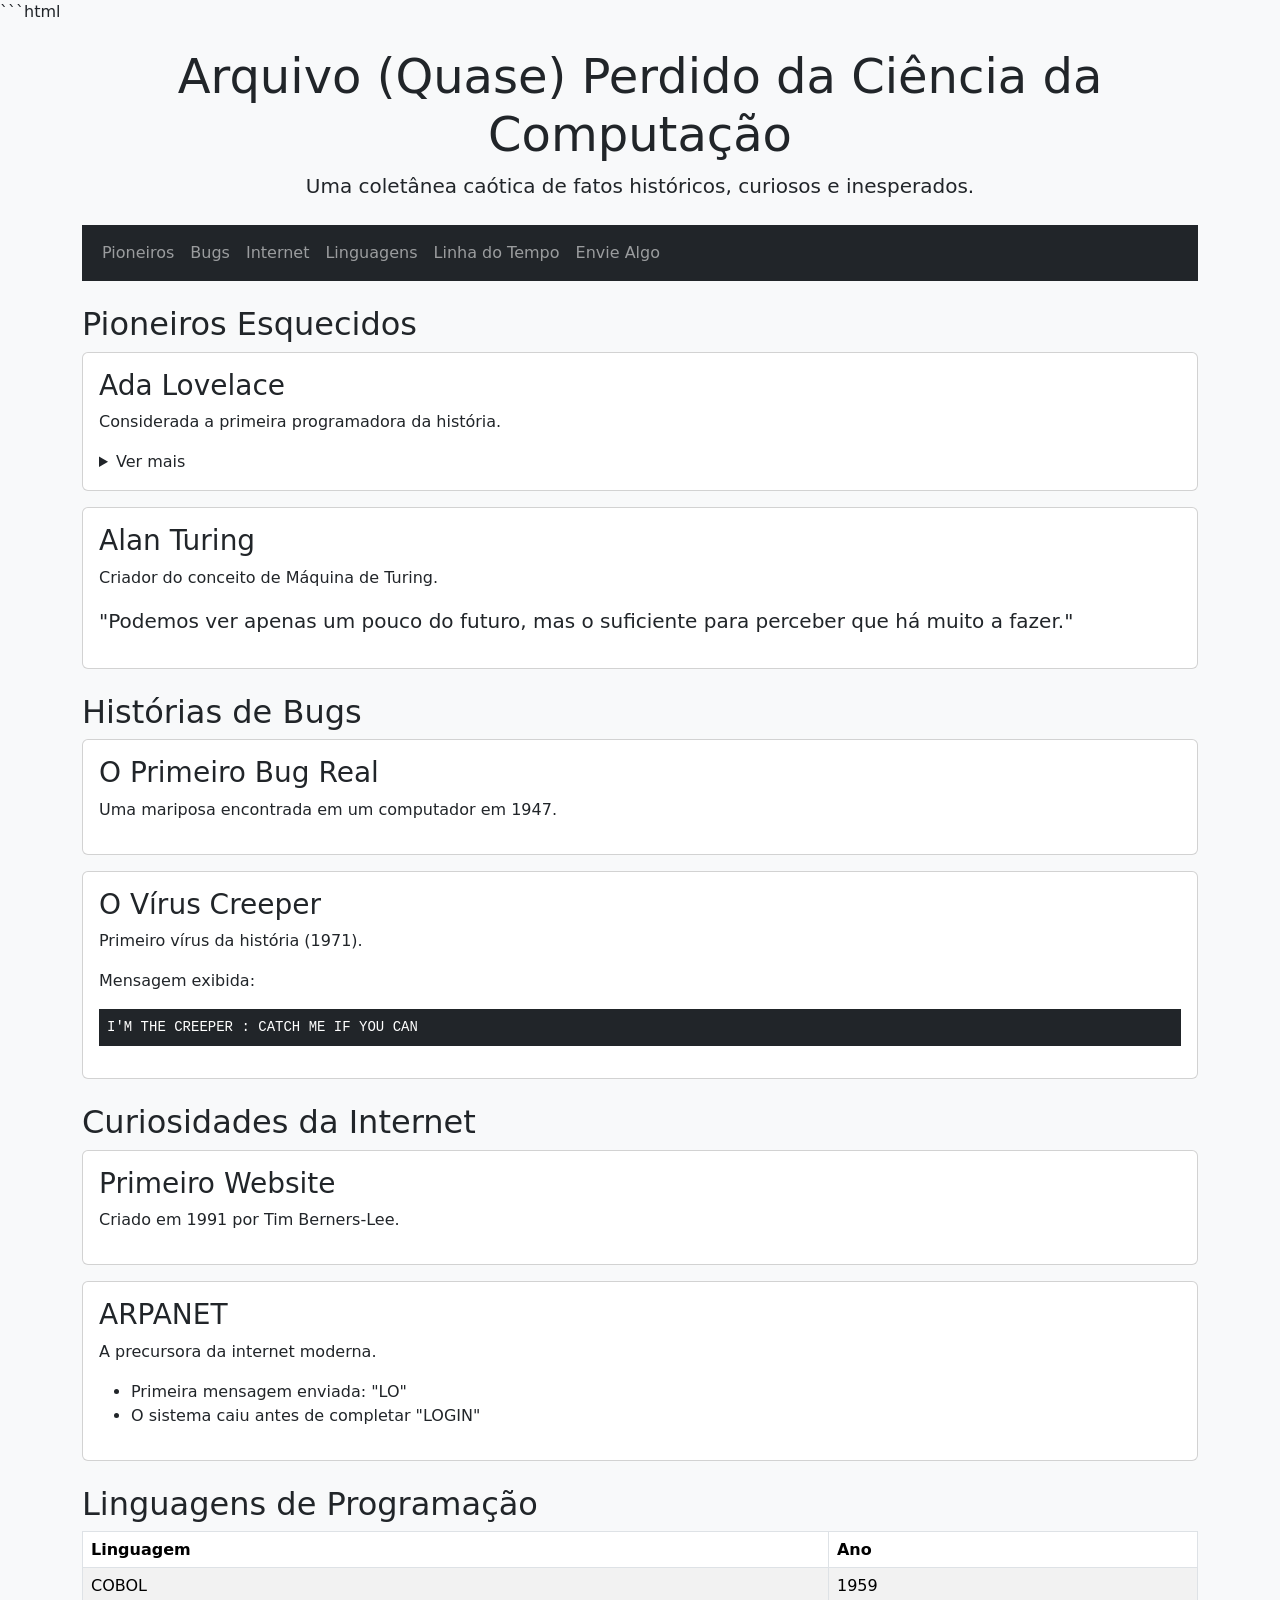
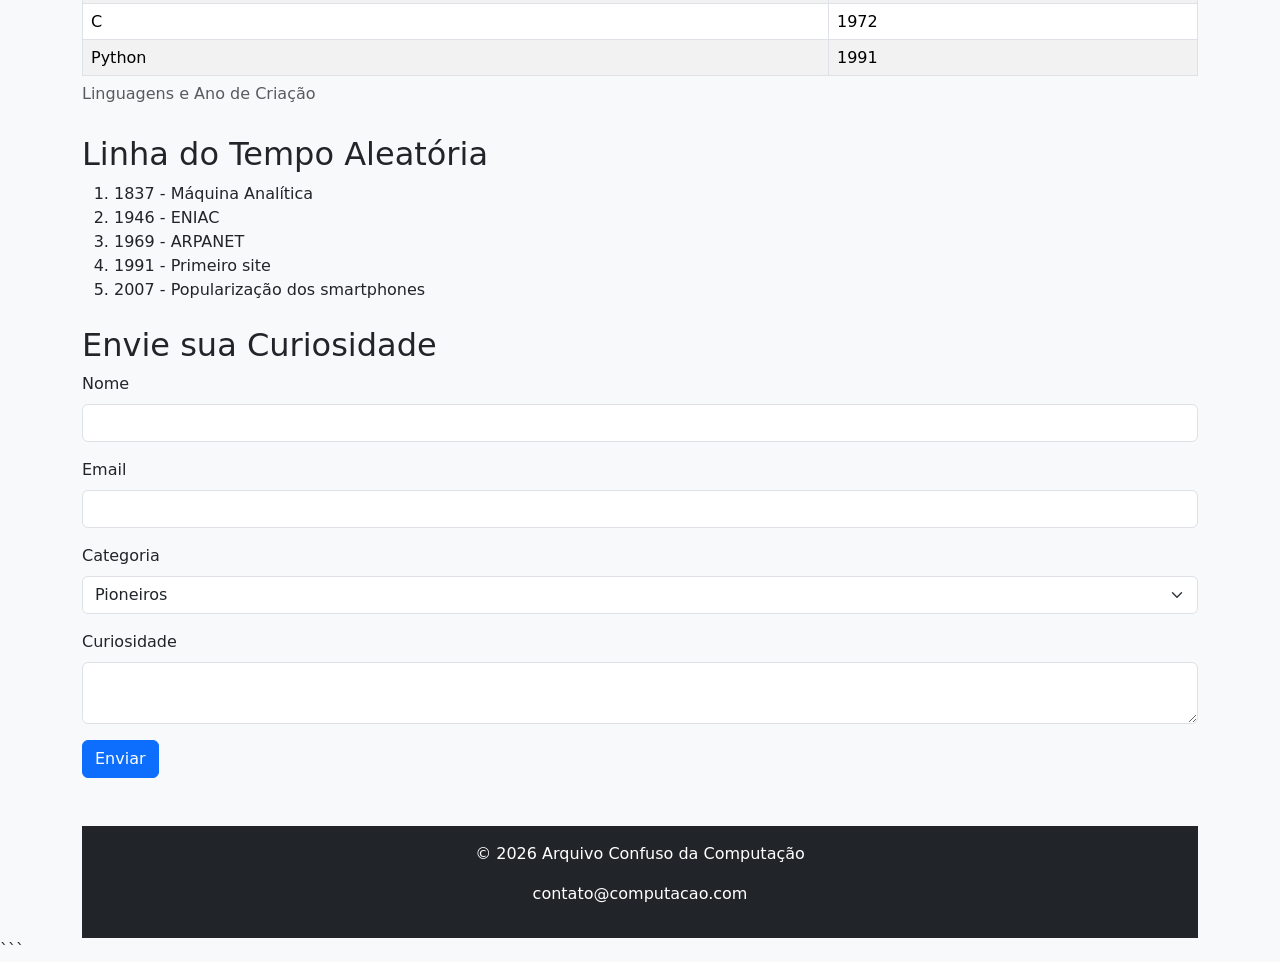
<file: atv5/atividade.html>
```html
<!DOCTYPE html>
<html lang="pt-br">
<head>
<meta charset="UTF-8">
<meta name="description" content="Curiosidades e fatos históricos da Ciência da Computação">
<meta name="author" content="Portal Computação">
<meta name="viewport" content="width=device-width, initial-scale=1.0">

<title>Arquivo Confuso da Computação</title>

<link href="https://cdn.jsdelivr.net/npm/bootstrap@5.3.2/dist/css/bootstrap.min.css" rel="stylesheet">

</head>

<body class="bg-light">

<div id="pagina" class="container">

<header id="topo" class="text-center my-4">
<h1 class="display-5">Arquivo (Quase) Perdido da Ciência da Computação</h1>
<p class="lead">Uma coletânea caótica de fatos históricos, curiosos e inesperados.</p>
</header>

<nav class="navbar navbar-expand-lg navbar-dark bg-dark mb-4">

<div class="container-fluid">

<button class="navbar-toggler" type="button" data-bs-toggle="collapse" data-bs-target="#menu">
<span class="navbar-toggler-icon"></span>
</button>

<div class="collapse navbar-collapse" id="menu">

<ul class="navbar-nav">

<li class="nav-item">
<a class="nav-link" href="#pioneiros">Pioneiros</a>
</li>

<li class="nav-item">
<a class="nav-link" href="#bugs">Bugs</a>
</li>

<li class="nav-item">
<a class="nav-link" href="#internet">Internet</a>
</li>

<li class="nav-item">
<a class="nav-link" href="#linguagens">Linguagens</a>
</li>

<li class="nav-item">
<a class="nav-link" href="#linha-do-tempo">Linha do Tempo</a>
</li>

<li class="nav-item">
<a class="nav-link" href="#formulario">Envie Algo</a>
</li>

</ul>

</div>
</div>
</nav>

<main>

<section id="pioneiros">
<h2 class="mt-4">Pioneiros Esquecidos</h2>

<article class="card mb-3">
<div class="card-body">
<h3 class="card-title">Ada Lovelace</h3>
<p class="card-text">Considerada a primeira programadora da história.</p>
<details>
<summary>Ver mais</summary>
<p>Ela escreveu um algoritmo para a Máquina Analítica no século XIX.</p>
</details>
</div>
</article>

<article class="card mb-3">
<div class="card-body">
<h3 class="card-title">Alan Turing</h3>
<p class="card-text">Criador do conceito de Máquina de Turing.</p>
<blockquote class="blockquote">
"Podemos ver apenas um pouco do futuro, mas o suficiente para perceber que há muito a fazer."
</blockquote>
</div>
</article>

</section>

<section id="bugs">

<h2 class="mt-4">Histórias de Bugs</h2>

<article class="card mb-3">
<div class="card-body">

<h3>O Primeiro Bug Real</h3>
<p>Uma mariposa encontrada em um computador em 1947.</p>

</div>
</article>

<article class="card mb-3">
<div class="card-body">

<h3>O Vírus Creeper</h3>

<p>Primeiro vírus da história (1971).</p>

<p>Mensagem exibida:</p>

<pre class="bg-dark text-white p-2">
I'M THE CREEPER : CATCH ME IF YOU CAN
</pre>

</div>
</article>

</section>

<section id="internet">

<h2 class="mt-4">Curiosidades da Internet</h2>

<article class="card mb-3">
<div class="card-body">

<h3>Primeiro Website</h3>
<p>Criado em 1991 por Tim Berners-Lee.</p>

</div>
</article>

<article class="card mb-3">
<div class="card-body">

<h3>ARPANET</h3>

<p>A precursora da internet moderna.</p>

<ul>
<li>Primeira mensagem enviada: "LO"</li>
<li>O sistema caiu antes de completar "LOGIN"</li>
</ul>

</div>
</article>

</section>

<section id="linguagens">

<h2 class="mt-4">Linguagens de Programação</h2>

<table class="table table-striped table-bordered">

<caption>Linguagens e Ano de Criação</caption>

<thead>
<tr>
<th>Linguagem</th>
<th>Ano</th>
</tr>
</thead>

<tbody>

<tr>
<td>COBOL</td>
<td>1959</td>
</tr>

<tr>
<td>C</td>
<td>1972</td>
</tr>

<tr>
<td>Python</td>
<td>1991</td>
</tr>

</tbody>

</table>

</section>

<section id="linha-do-tempo">

<h2 class="mt-4">Linha do Tempo Aleatória</h2>

<ol>
<li>1837 - Máquina Analítica</li>
<li>1946 - ENIAC</li>
<li>1969 - ARPANET</li>
<li>1991 - Primeiro site</li>
<li>2007 - Popularização dos smartphones</li>
</ol>

</section>

<section id="formulario">

<h2 class="mt-4">Envie sua Curiosidade</h2>

<form>

<div class="mb-3">
<label class="form-label">Nome</label>
<input type="text" class="form-control">
</div>

<div class="mb-3">
<label class="form-label">Email</label>
<input type="email" class="form-control">
</div>

<div class="mb-3">
<label class="form-label">Categoria</label>

<select class="form-select">

<option>Pioneiros</option>
<option>Bugs</option>
<option>Internet</option>
<option>Linguagens</option>

</select>

</div>

<div class="mb-3">
<label class="form-label">Curiosidade</label>
<textarea class="form-control"></textarea>
</div>

<button class="btn btn-primary">Enviar</button>

</form>

</section>

</main>

<footer class="bg-dark text-white text-center p-3 mt-5">

<p>© 2026 Arquivo Confuso da Computação</p>

<address>
contato@computacao.com
</address>

</footer>

</div>

<script src="https://cdn.jsdelivr.net/npm/bootstrap@5.3.2/dist/js/bootstrap.bundle.min.js"></script>

</body>
</html>
```
</file>
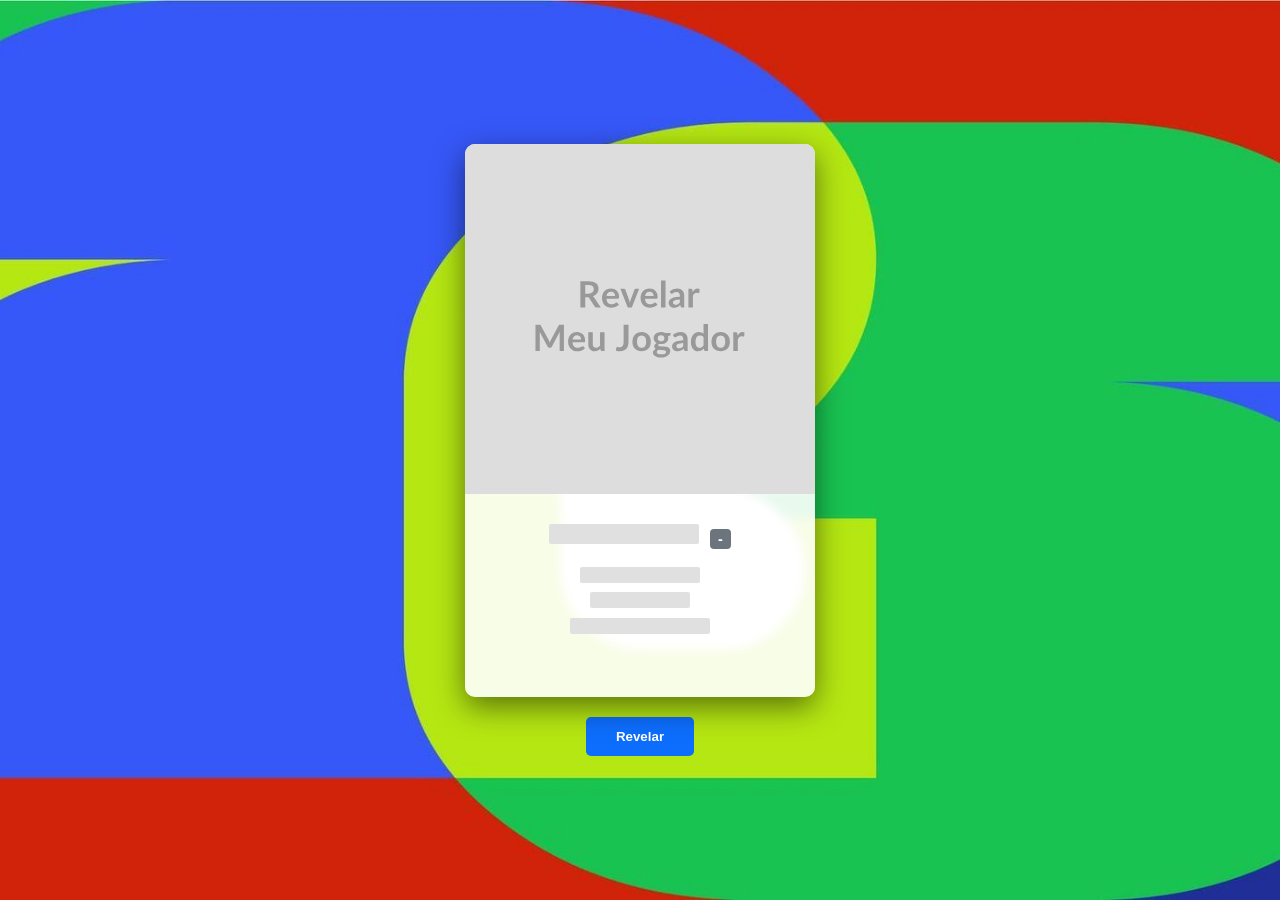
<file: site prova1/questao_04.html>
<!DOCTYPE html>
<html lang="pt-br">
<head>
    <meta charset="UTF-8">
    <meta name="viewport" content="width=device-width, initial-scale=1.0">
    <title>Meu Jogador da Copa do Mundo</title>
    <style> 
        body, html {
            height: 100%;
            margin: 0;
            font-family: Arial, sans-serif;
        }
        .bg-copa {
            background-image: url('img/FIFA-World-Cup-26.jpg');
            background-size: cover;
            background-position: center;
            background-attachment: fixed;
            height: 100vh;
            display: flex;
            justify-content: center;
            align-items: center;
        }

        .container-flex {
            display: flex;
            flex-direction: column;
            align-items: center;
        }
        .card-custom {
            width: 350px;
            backdrop-filter: blur(5px);
            background-color: rgba(255, 255, 255, 0.9);
            border-radius: 10px;
            box-shadow: 0 10px 30px rgba(0,0,0,0.5);
            overflow: hidden;
            text-align: center;
            padding-bottom: 20px;
        }
        .card-img {
            width: 100%;
            height: auto;
            display: block;
        }
        .card-body {
            padding: 20px;
        }
        
        h5 { margin: 10px 0; font-size: 1.25rem; }
        p { line-height: 1.6; color: #333; }
        
        .badge-rank {
            background-color: #6c757d;
            color: white;
            padding: 2px 8px;
            border-radius: 4px;
            font-size: 0.9rem;
            margin-left: 5px;
        }

        .btn-revelar {
            margin-top: 20px;
            padding: 12px 30px;
            background-color: #0d6efd;
            color: white;
            border: none;
            border-radius: 5px;
            text-decoration: none;
            cursor: pointer;
            font-weight: bold;
            transition: background 0.3s;
        }
        .btn-revelar:hover { background-color: #0b5ed7; }

        .placeholder-sim {
            background-color: #e0e0e0;
            display: inline-block;
            height: 1em;
            border-radius: 2px;
            min-width: 100px;
        }
    </style>
</head>
<body>

    <div class="bg-copa">
        <div class="container-flex">       
            <div class="card-custom">
                <img src="img/img_.svg" class="card-img" alt="Placeholder Copa" id="fotoJogador">
            
                <div class="card-body"> 
                    <h5 id="Nome">
                        <span class="placeholder-sim" style="width: 150px;"></span>
                        <span id="Rank" class="badge-rank">-</span>
                    </h5>
                    <p>
                        <span id="Data_Nas" class="placeholder-sim" style="width: 120px;"></span><br>
                        <span id="Alutra" class="placeholder-sim" style="width: 80px;"></span><br>
                        <span id="Posição " class="placeholder-sim" style="width: 140px;"></span>
                    </p>
                </div>
            </div>

            <button onclick="revelar()" class="btn-revelar">
                 Revelar 
            </button>
        </div>
    </div>

    <script src="img/script.js"></script>
</body>
</html>
</file>
<file: style.css>
body{
    background-color: rgb(121, 121, 131);
    margin: 0px;
}
h1{
    text-align: center;
    font-size: 50px;
    font-family: Arial, Helvetica, sans-serif;
}
.atvs{
    font-family: Arial, Helvetica, sans-serif;
    font-size: 20px;
}
</file>
<file: site prova1/style.css>
body {
    background-color: #f0f4f8; 
    font-family: 'Segoe UI', Arial, sans-serif;
    color: #2d3436;
    margin: 0;
    padding: 20px;
    line-height: 1.6;
}

header {
    background: linear-gradient(135deg, #2980b9, #2c3e50); 
    color: #ffffff; 
    text-align: center;
    padding: 30px;
    border-radius: 8px;
    margin-bottom: 25px;
}


nav {
    text-align: center;
    background-color: #ffffff;
    padding: 15px;
    border-radius: 10px;
    margin-bottom: 30px;
    box-shadow: 0 2px 5px rgba(0,0,0,0.05);
}

nav a {
    text-decoration: none;
    color: #2980b9;
    font-weight: bold;
    margin: 0 10px;
}


.secao-conteudo {
    background-color: #ffffff;
    border-radius: 15px; 
    padding: 25px; 
    margin-bottom: 20px;
    border: 1px solid #dcdde1;
    transition: transform 0.2s;
}


.secao-conteudo h2 {
    font-size: 28px; 
    color: #2c3e50;
    font-weight: 800;
    margin-top: 0;
    text-align: left;
}

p {
    font-size: 16px; 
    text-align: justify;
}


.link-topo {
    display: block;
    text-align: right;
    font-size: 14px;
    color: #7f8c8d;
}
</file>
<file: site prova2/style.css>
body {

    background-color: #f9fbfd; 
    font-family: 'Segoe UI', Roboto, Helvetica, Arial, sans-serif;
    margin: 0;
    padding: 0;
    color: #333;
}


.container {

    display: flex;
    flex-direction: column;   
    align-items: center;      
    justify-content: center;  
    padding: 60px 20px;
    gap: 40px;               
}


.item-card {
    background-color: #ffffff;
    border: 1px solid #e1e8ed;  
    border-radius: 20px;      
    padding: 30px;          
    width: 100%;
    max-width: 550px;          

    box-shadow: 0 10px 25px rgba(0, 0, 0, 0.05); 
    transition: transform 0.3s ease; 
}


.item-card:hover {
    transform: translateY(-8px);
}


h3 {
    text-align: center;       
    color: #1a202c;
    margin-top: 0;
    font-size: 1.8rem;
    padding-bottom: 15px;
    border-bottom: 2px solid #f7b500; 
    margin-bottom: 20px;
}

h5 {
    color: #718096;
    text-transform: uppercase;
    letter-spacing: 1px;
    font-size: 0.9rem;
    margin-bottom: 15px;
}

ul {
    padding-left: 20px;
    margin-bottom: 25px;
}

li {
    margin-bottom: 8px;
    color: #4a5568;
    font-weight: 500;
}

details {
    background-color: #f8fafc;
    border-radius: 12px;
    padding: 15px;
    cursor: pointer;
    border: 1px solid #edf2f7;
}

summary {
    font-weight: bold;
    color: #2b6cb0;
    outline: none;
}

summary:hover {
    color: #1a365d;
}

p {
    line-height: 1.6;
    margin-top: 12px;
    color: #4a5568;
}

#btn-proximo {
    background-color: #f7b500;
    color: #1a202c;
    border: none;
    padding: 15px 40px;
    font-size: 1.1rem;
    font-weight: bold;
    border-radius: 50px;
    margin-top: 20px;
    cursor: pointer;
    box-shadow: 0 4px 15px rgba(247, 181, 0, 0.4);
    transition: all 0.3s ease;
}

#btn-proximo:hover {
    background-color: #e5a600;
    transform: scale(1.05); 
}
</file>
<file: atv3/estilo.css>
#pagina{
    background-color: cadetblue;
    margin: 0;
    padding: 0;
}

#topo{
    text-align: center;
    color: rgb(41, 0, 80);
}
body{
    background-color: cadetblue;
    font-family:'Franklin Gothic Medium', 'Arial Narrow', Arial, sans-serif;
}
</file>
